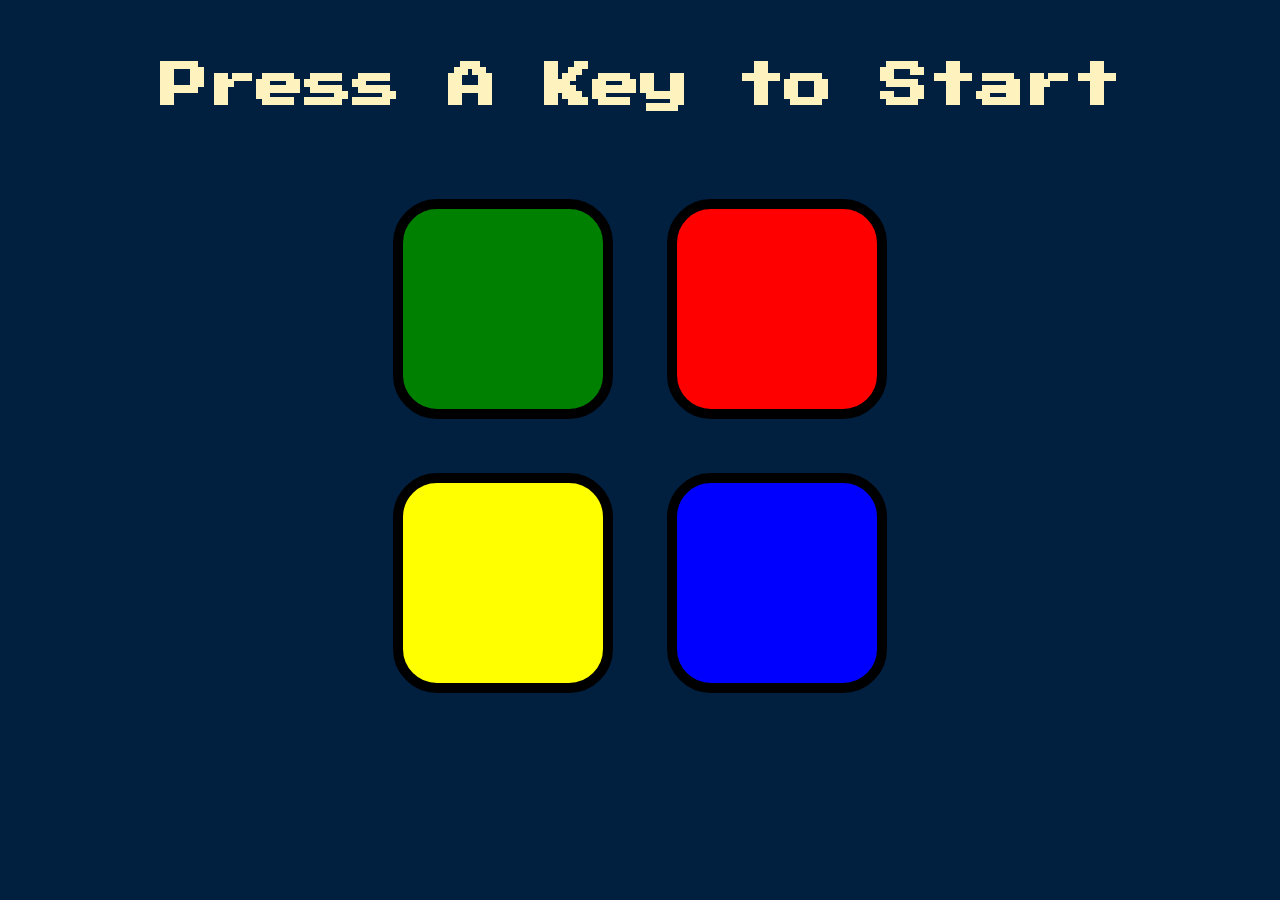
<file: Simon Game Challenge Starting Files/index.html>
<!DOCTYPE html>
<html lang="en" dir="ltr">

<head>
  <meta charset="utf-8">
  <title>Simon</title>
  <link rel="stylesheet" href="styles.css">
  <link href="https://fonts.googleapis.com/css?family=Press+Start+2P" rel="stylesheet">
</head>

<body>
  <h1 id="level-title">Press A Key to Start</h1>
  <div class="container">
    <div class="row">

      <div type="button" id="green" class="btn green">

      </div>

      <div type="button" id="red" class="btn red">

      </div>
    </div>

    <div class="row">

      <div type="button" id="yellow" class="btn yellow">

      </div>
      <div type="button" id="blue" class="btn blue">

      </div>

    </div>

  </div>
<script src="https://ajax.googleapis.com/ajax/libs/jquery/3.7.1/jquery.min.js"></script>
<script src = game.js></script>

</body>

</html>
</file>
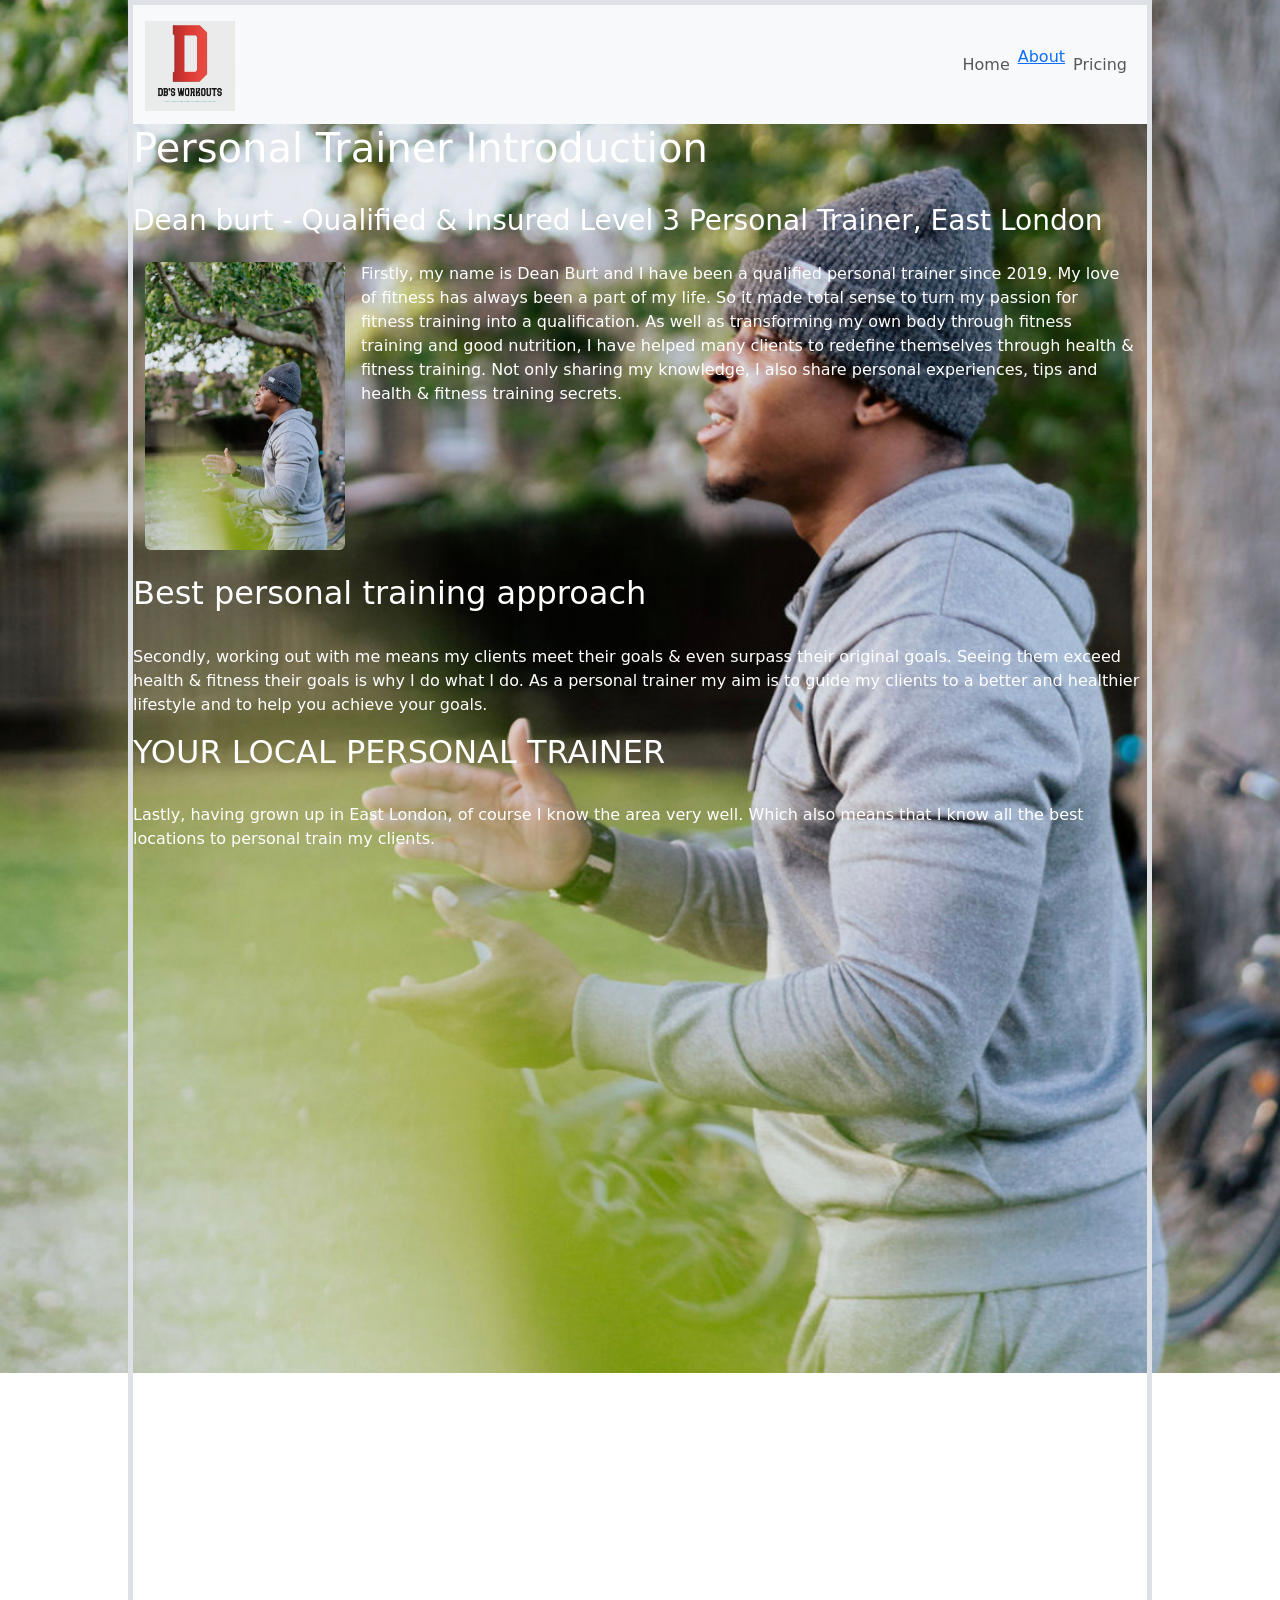
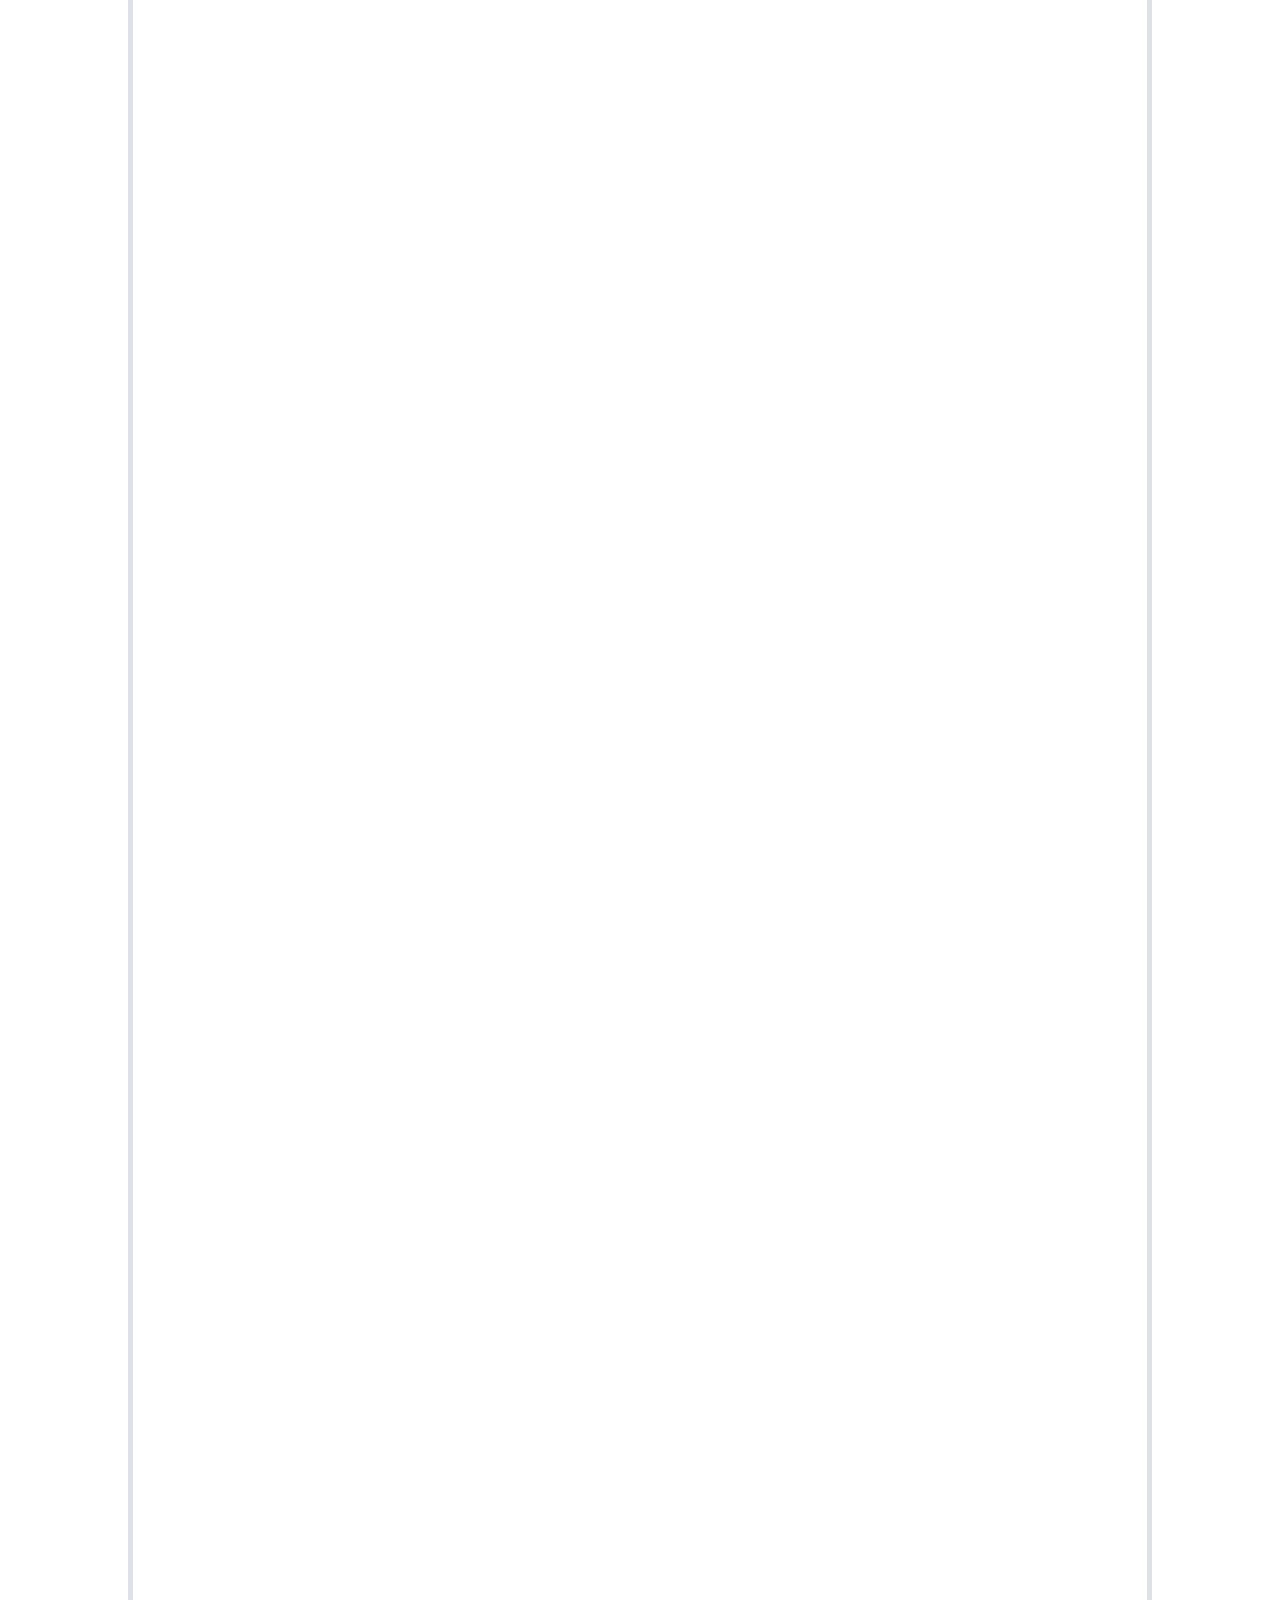
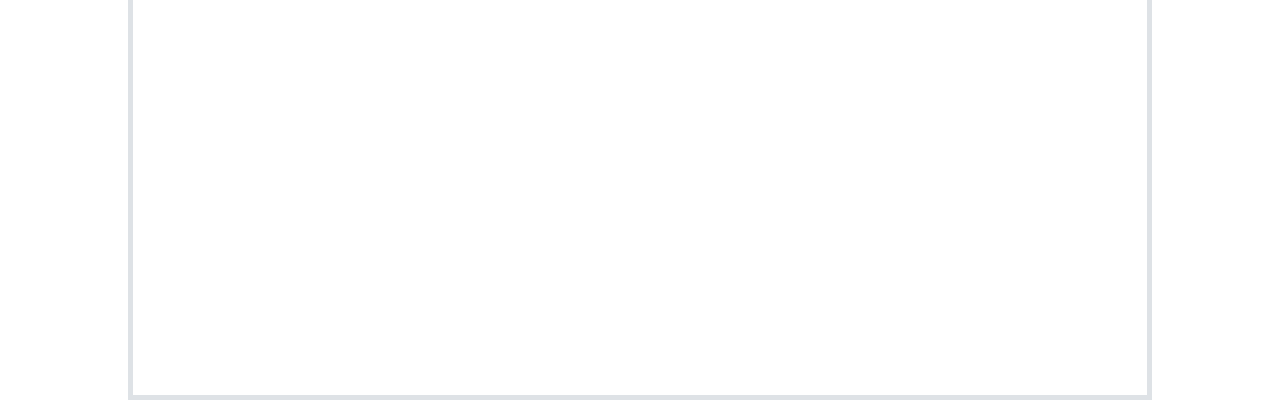
<file: 11.3 TinDog Project/about me.html>
<!DOCTYPE html>
<html lang="en">

<head>
  <meta charset="UTF-8">
  <meta name="viewport" content="width=device-width, initial-scale=1.0">
  <title>TinDog</title>
  <link href="https://cdn.jsdelivr.net/npm/bootstrap@5.3.3/dist/css/bootstrap.min.css" rel="stylesheet" integrity="sha384-QWTKZyjpPEjISv5WaRU9OFeRpok6YctnYmDr5pNlyT2bRjXh0JMhjY6hW+ALEwIH" crossorigin="anonymous">



</head> 
<body>
<section>

    <nav class="navbar navbar-expand-lg navbar-light bg-light">
        <div class="container">
          <!-- Logo -->
          <a class="navbar-brand" href="#">
              <img src="../11.3 TinDog Project/images/IMG_20200927_114208_549.jpg" alt="Logo" width="90" height="90" class="d-inline-block align-text-top">
              
          </a>
          <!-- Navbar Toggler -->
          <button class="navbar-toggler" type="button" data-bs-toggle="collapse" data-bs-target="#navbarNav">
              <span class="navbar-toggler-icon"></span>
          </button>
          <!-- Navbar Links -->
          <div class="collapse navbar-collapse" id="navbarNav">
              <ul class="navbar-nav ms-auto">
                  <li class="nav-item">
                      <a class="nav-link" href="../11.3 TinDog Project/index.html">Home</a>
                  </li>
                  <li class="nav-item">
                      <a class="nav-item" href="../11.3 TinDog Project/about me.html">About</a>
                  </li>
                  <li class="nav-item">
                      <a class="nav-link" href="../11.3 TinDog Project/pricing.html">Pricing</a>
                  </li>
                  
              </ul>
          </div>
      </div>
    </nav>
    
    
      
    <body class="border border-5"></body>

<h1>Personal Trainer Introduction</h1><br>

<h3>Dean burt - Qualified & Insured Level 3 Personal Trainer, East London</h3>


<div class="container mt-4">
    <img src="../11.3 TinDog Project/images/IMG_8033.jpg" class="float-start me-3 rounded" alt="Example Image" width="200">

    <p>
        Firstly, my name is Dean Burt and I have been a qualified personal trainer since 2019. My love of fitness has always been a part of my life. So it made total sense to turn my passion for fitness training  into a qualification.  As well as transforming my own body through fitness training and good nutrition, I have helped many clients to redefine themselves through health & fitness training.  Not only sharing my knowledge, I also share personal experiences, tips and health & fitness training secrets.
    </p>

    
</div> 
 
  <div class="clearfix"></div>

    <br>

<h2>Best personal training approach</h2><br>

<p>Secondly, working out with me means my clients meet their goals & even surpass their original goals. Seeing them exceed health & fitness their goals is why I do what I do. As a personal trainer my aim is to guide my clients to a better and healthier lifestyle and to help you achieve your goals.</p>

<h2>YOUR LOCAL PERSONAL TRAINER</h2><br>
<p>Lastly, having grown up in East London, of course I know the area very well. Which also means that I know all the best locations to personal train my clients.</p>




<style>
    body {color: white;
    background-image: url('../11.3 TinDog Project/images/IMG_8033.jpg'); /* Replace with your image URL */
    background-size: cover; /* Cover the entire page */
    background-position: center; /* Center the background */
    background-repeat: no-repeat; /* Prevent repeating */
    background-attachment: fixed;
    height: 400vh; /* Full height */
}
body{margin-left: 10%;margin-right:10% ;}
</style>
</section>
<script src="https://cdn.jsdelivr.net/npm/@popperjs/core@2.11.8/dist/umd/popper.min.js" integrity="sha384-I7E8VVD/ismYTF4hNIPjVp/Zjvgyol6VFvRkX/vR+Vc4jQkC+hVqc2pM8ODewa9r" crossorigin="anonymous"></script>
<script src="https://cdn.jsdelivr.net/npm/bootstrap@5.3.3/dist/js/bootstrap.min.js" integrity="sha384-0pUGZvbkm6XF6gxjEnlmuGrJXVbNuzT9qBBavbLwCsOGabYfZo0T0to5eqruptLy" crossorigin="anonymous"></script>
</body>

</html>
</file>
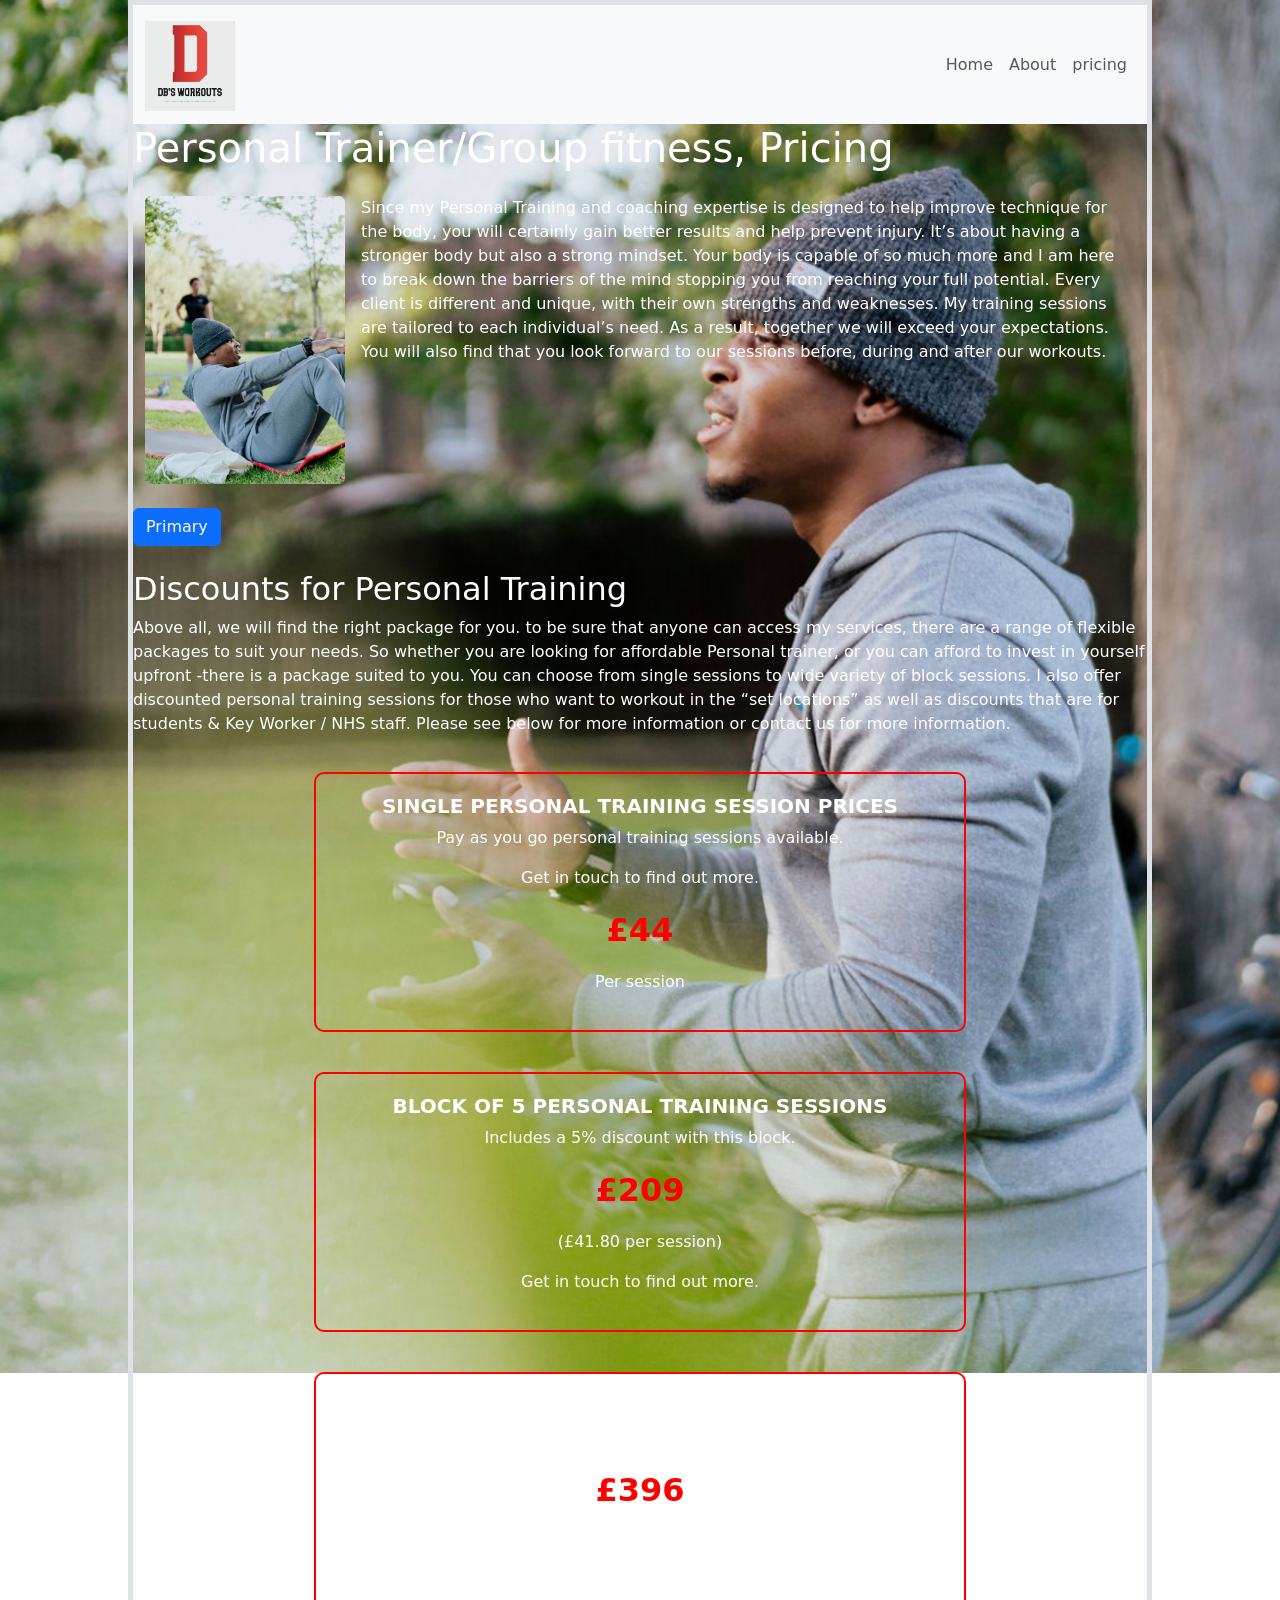
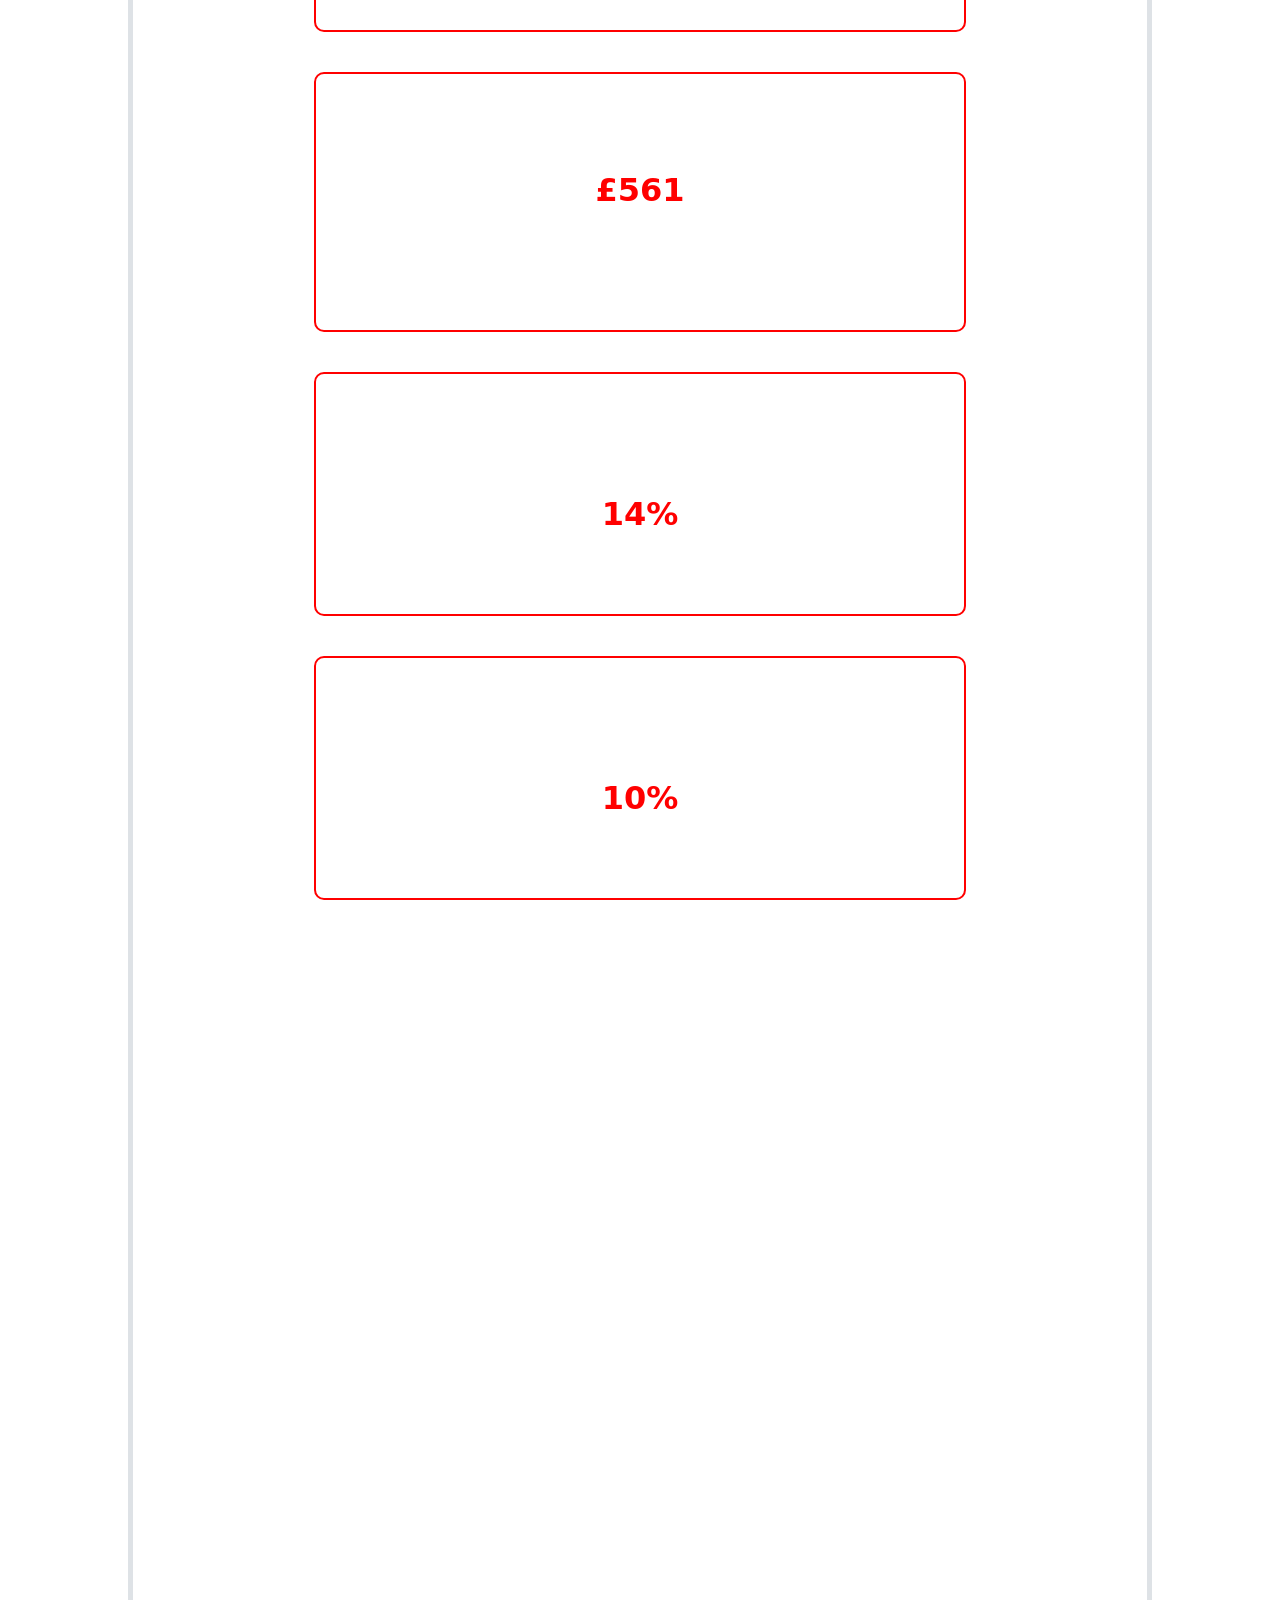
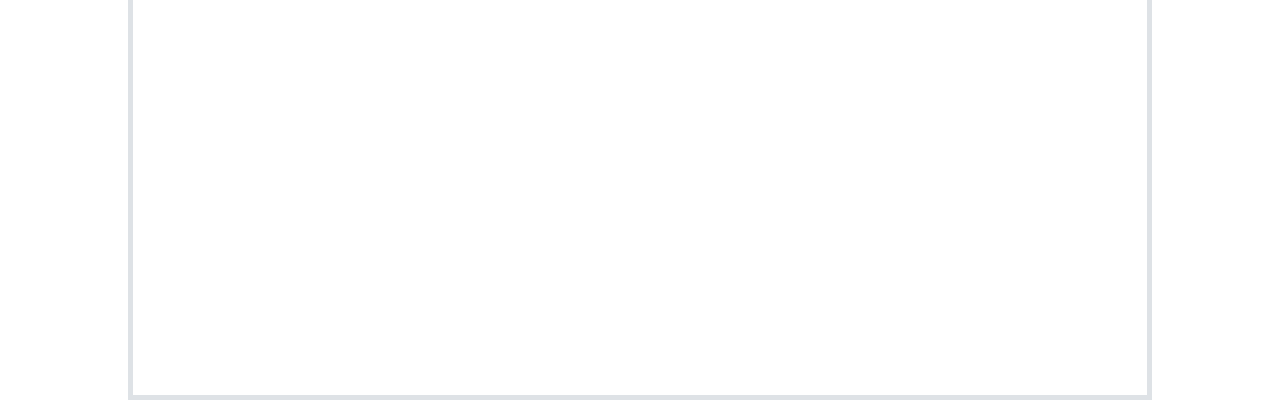
<file: 11.3 TinDog Project/pricing.html>
<!DOCTYPE html>
<html lang="en">

<head>
  <meta charset="UTF-8">
  <meta name="viewport" content="width=device-width, initial-scale=1.0">
  <title>TinDog</title>
  <link href="https://cdn.jsdelivr.net/npm/bootstrap@5.3.3/dist/css/bootstrap.min.css" rel="stylesheet" integrity="sha384-QWTKZyjpPEjISv5WaRU9OFeRpok6YctnYmDr5pNlyT2bRjXh0JMhjY6hW+ALEwIH" crossorigin="anonymous">



</head> 
<body>
<section>

    <nav class="navbar navbar-expand-lg navbar-light bg-light">
        <div class="container">
          <!-- Logo -->
          <a class="navbar-brand" href="#">
              <img src="../11.3 TinDog Project/images/IMG_20200927_114208_549.jpg" alt="Logo" width="90" height="90" class="d-inline-block align-text-top">
              
          </a>
          <!-- Navbar Toggler -->
          <button class="navbar-toggler" type="button" data-bs-toggle="collapse" data-bs-target="#navbarNav">
              <span class="navbar-toggler-icon"></span>
          </button>
          <!-- Navbar Links -->
          <div class="collapse navbar-collapse" id="navbarNav">
              <ul class="navbar-nav ms-auto">
                  <li class="nav-item">
                      <a class="nav-link" href="../11.3 TinDog Project/index.html">Home</a>
                  </li>
                  <li class="nav-item">
                      <a class="nav-link" href="../11.3 TinDog Project/about me.html">About</a>
                  </li>
                  <li class="nav-item">
                      <a class="nav-link" href="../11.3 TinDog Project/pricing.html">pricing</a>
                  </li>
                 
              </ul>
          </div>
      </div>
    </nav>
    
    
      
   
    <h1>Personal Trainer/Group fitness, Pricing</h1>

    <div class="container mt-4">
        <img src="../11.3 TinDog Project/images/IMG_8035.jpg" class="float-start me-3 rounded" alt="Example Image" width="200">
  
        <p>
          Since my Personal Training and coaching expertise is designed to help improve technique for the body, you  will certainly gain better results and help prevent injury. It’s about having a stronger body but also a strong mindset. Your body is capable of so much more and I am here to break down the barriers of the mind stopping you from reaching your full potential. Every client is different and unique, with their own strengths and weaknesses. My training sessions are tailored to each individual’s need. As a result, together we will exceed your expectations. You will also find that you look forward to our sessions before, during and after our workouts.
        </p>
  
        <body class="border border-5"></body>
    
      </div> 
      <div class="clearfix">

      </div>

      <div class="clearfix">
        
        <br>

      <button type="button" class="btn btn-primary">Primary</button><br>
 
    <br>
    
      <h2>Discounts for Personal Training</h2>
      <p>
    Above all, we will find the right package for you. to be sure that anyone can access my services, there are a range of flexible packages to suit your needs. So whether you are looking for affordable Personal trainer, or you can afford to invest in yourself upfront -there is a package suited to you. You can choose from single sessions to wide variety of block sessions. I also offer discounted personal training sessions for those who want to workout in the “set locations” as well as discounts that are for students & Key Worker / NHS staff. Please see below for more information or contact us for more information. </p>
    <div class="container">
        <div class="row justify-content-center">
            <div class="col-md-8">
                <div class="custom-card">
                    <h5 class="text-uppercase fw-bold">single personal training session prices</h5>
                    <p>Pay as you go personal training sessions available.</p>
                    <p>Get in touch to find out more.</p>
                    <p class="discount-text">£44</p>
                    <p>Per session</p>
                </div>
            </div>
        </div>
    </div>


    <div class="container">
        <div class="row justify-content-center">
            <div class="col-md-8">
                <div class="custom-card">
                    <h5 class="text-uppercase fw-bold">BLOCK OF 5 PERSONAL TRAINING SESSIONS</h5>
                    <p>Includes a 5% discount with this block.</p>
                    <p class="discount-text">£209</p>
                    <p>(£41.80 per session)</p>
                    <p>Get in touch to find out more.</p>
                
                    
                    
                
                </div>
            </div>
        </div>
    </div>


    <div class="container">
        <div class="row justify-content-center">
            <div class="col-md-8">
                <div class="custom-card">
                    <h5 class="text-uppercase fw-bold">BLOCK OF 10 PERSONAL TRAINING SESSIONS</h5>
                    <p>Includes a 10% discount with this block.</p>
                    <p class="discount-text">£396</p>
                    <p>(£39.60 per session)</p>
                    <p>Get in touch to find out more.</p>
                
                    
                    
                
                </div>
            </div>
        </div>
    </div>


    <div class="container">
        <div class="row justify-content-center">
            <div class="col-md-8">
                <div class="custom-card">
                    <h5 class="text-uppercase fw-bold">BLOCK OF 15 PERSONAL TRAINING SESSIONS</h5>
                    <p>Includes a 15% discount with this block.</p>
                    <p class="discount-text">£561</p>
                    <p>(£37.40 per session)</p>
                    <p>Get in touch to find out more.</p>
                
                    
                    
                
                </div>
            </div>
        </div>
    </div>


    <div class="container">
        <div class="row justify-content-center">
            <div class="col-md-8">
                <div class="custom-card">
                    <h5 class="text-uppercase fw-bold">Key Worker / NHS Worker Block Personal Training Sessions</h5>
                    <p>Includes an additional discount with all blocks.</p>
                    <p class="discount-text">14%</p>
                    <p>Per session - Get in touch to find out more.</p>
                </div>
            </div>
        </div>
    </div>


    <div class="container">
        <div class="row justify-content-center">
            <div class="col-md-8">
                <div class="custom-card">
                    <h5 class="text-uppercase fw-bold">PERSONAL TRAINING STUDENT DISCOUNT

                    </h5>
                    <p>Includes an additional discount on a block of 10 and block of 15 for all students.</p>
                    <p class="discount-text">10%</p>
                    <p>Per session - Get in touch to find out more.</p>
                </div>
            </div>
        </div>
    </div>
    
<style>
body {color: white;
    background-image: url('../11.3 TinDog Project/images/IMG_8033.jpg'); /* Replace with your image URL */
    background-size: cover; /* Cover the entire page */
    background-position: center; /* Center the background */
    background-repeat: no-repeat; /* Prevent repeating */
    background-attachment: fixed;
    height: 400vh; /* Full height */
}

body{margin-left: 10%;margin-right: 10%;}
.custom-card {
            border: 2px solid red;
            padding: 20px;
            text-align: center;
            border-radius: 10px;
            margin: 20px 0;
        }
        .discount-text {
            font-size: 2rem;
            font-weight: bold;
            color: red;
        }


</style>
</section>
<script src="https://cdn.jsdelivr.net/npm/@popperjs/core@2.11.8/dist/umd/popper.min.js" integrity="sha384-I7E8VVD/ismYTF4hNIPjVp/Zjvgyol6VFvRkX/vR+Vc4jQkC+hVqc2pM8ODewa9r" crossorigin="anonymous"></script>
<script src="https://cdn.jsdelivr.net/npm/bootstrap@5.3.3/dist/js/bootstrap.min.js" integrity="sha384-0pUGZvbkm6XF6gxjEnlmuGrJXVbNuzT9qBBavbLwCsOGabYfZo0T0to5eqruptLy" crossorigin="anonymous"></script>
</body>

</html>
</file>
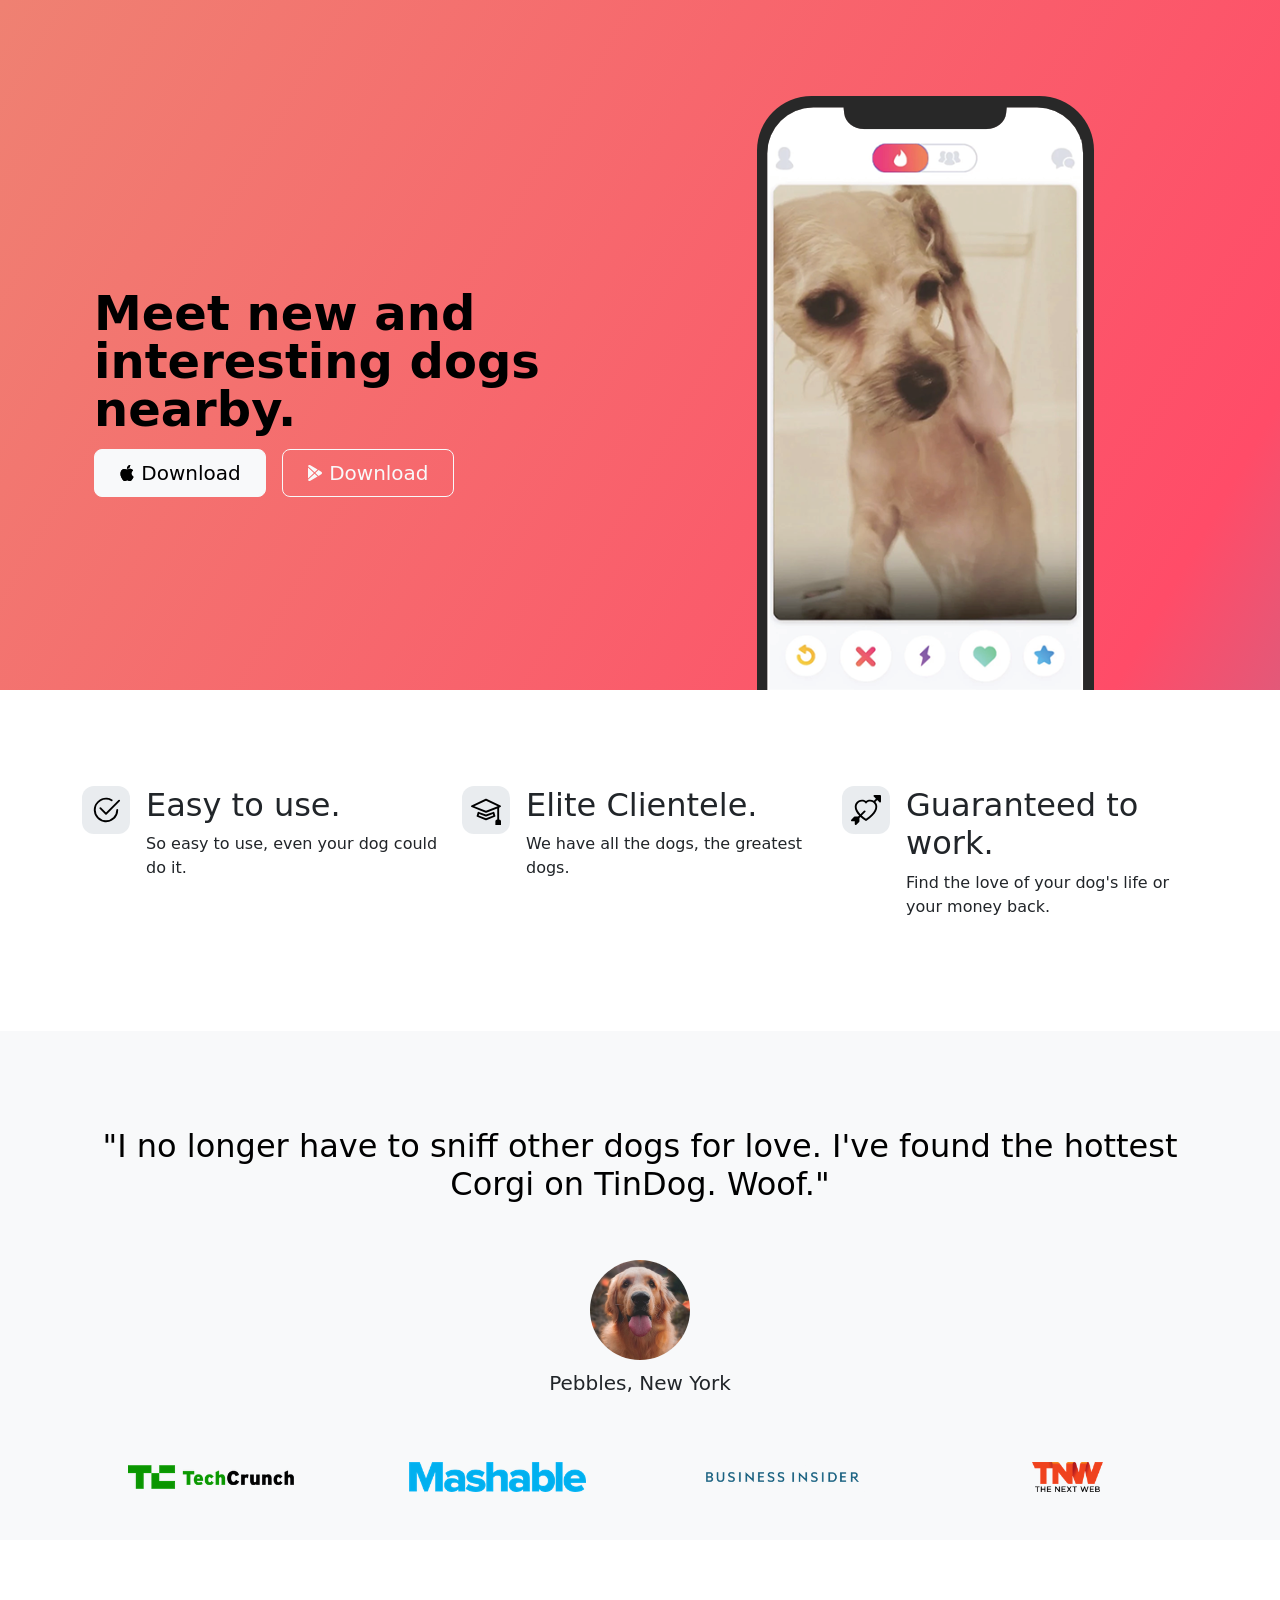
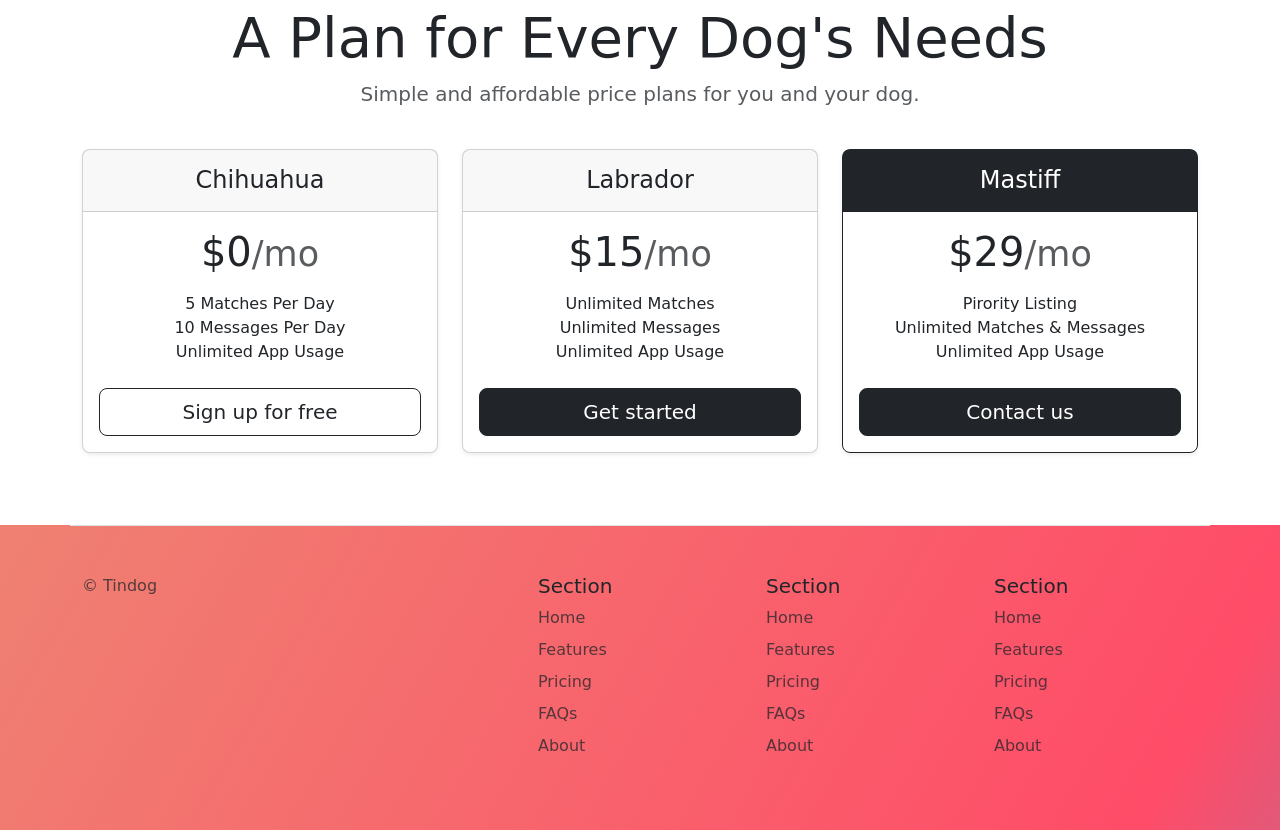
<file: 11.3 TinDog Project/solution.html>
<!DOCTYPE html>
<html lang="en">

<head>
  <meta charset="UTF-8">
  <meta name="viewport" content="width=device-width, initial-scale=1.0">
  <title>TinDog</title>
  <link href="https://cdn.jsdelivr.net/npm/bootstrap@5.3.0-alpha3/dist/css/bootstrap.min.css" rel="stylesheet"
    integrity="sha384-KK94CHFLLe+nY2dmCWGMq91rCGa5gtU4mk92HdvYe+M/SXH301p5ILy+dN9+nJOZ" crossorigin="anonymous">
  <link rel="stylesheet" href="./css/solution.css">
</head>

<body>


  <!-- Title -->
  <section id="title" class="gradient-background">

    <div class="container col-xxl-8 px-4 pt-5">
      <div class="row flex-lg-row-reverse align-items-center g-5 pt-5">
        <div class="col-10 col-sm-8 col-lg-6">
          <img src="./images/iphone.png" class="d-block mx-lg-auto img-fluid" alt="Bootstrap Themes" height="200"
            loading="lazy">
        </div>
        <div class="col-lg-6">
          <h1 class="display-5 fw-bold text-body-emphasis lh-1 mb-3">Meet new and interesting dogs nearby.</h1>

          <div class="d-grid gap-2 d-md-flex justify-content-md-start">
            <button type="button" class="btn btn-light btn-lg px-4 me-md-2"><svg xmlns="http://www.w3.org/2000/svg"
                width="16" height="16" fill="currentColor" class="bi bi-apple mb-1" viewBox="0 0 16 16">
                <path
                  d="M11.182.008C11.148-.03 9.923.023 8.857 1.18c-1.066 1.156-.902 2.482-.878 2.516.024.034 1.52.087 2.475-1.258.955-1.345.762-2.391.728-2.43Zm3.314 11.733c-.048-.096-2.325-1.234-2.113-3.422.212-2.189 1.675-2.789 1.698-2.854.023-.065-.597-.79-1.254-1.157a3.692 3.692 0 0 0-1.563-.434c-.108-.003-.483-.095-1.254.116-.508.139-1.653.589-1.968.607-.316.018-1.256-.522-2.267-.665-.647-.125-1.333.131-1.824.328-.49.196-1.422.754-2.074 2.237-.652 1.482-.311 3.83-.067 4.56.244.729.625 1.924 1.273 2.796.576.984 1.34 1.667 1.659 1.899.319.232 1.219.386 1.843.067.502-.308 1.408-.485 1.766-.472.357.013 1.061.154 1.782.539.571.197 1.111.115 1.652-.105.541-.221 1.324-1.059 2.238-2.758.347-.79.505-1.217.473-1.282Z" />
                <path
                  d="M11.182.008C11.148-.03 9.923.023 8.857 1.18c-1.066 1.156-.902 2.482-.878 2.516.024.034 1.52.087 2.475-1.258.955-1.345.762-2.391.728-2.43Zm3.314 11.733c-.048-.096-2.325-1.234-2.113-3.422.212-2.189 1.675-2.789 1.698-2.854.023-.065-.597-.79-1.254-1.157a3.692 3.692 0 0 0-1.563-.434c-.108-.003-.483-.095-1.254.116-.508.139-1.653.589-1.968.607-.316.018-1.256-.522-2.267-.665-.647-.125-1.333.131-1.824.328-.49.196-1.422.754-2.074 2.237-.652 1.482-.311 3.83-.067 4.56.244.729.625 1.924 1.273 2.796.576.984 1.34 1.667 1.659 1.899.319.232 1.219.386 1.843.067.502-.308 1.408-.485 1.766-.472.357.013 1.061.154 1.782.539.571.197 1.111.115 1.652-.105.541-.221 1.324-1.059 2.238-2.758.347-.79.505-1.217.473-1.282Z" />
              </svg> Download</button>
            <button type="button" class="btn btn-outline-light btn-lg px-4"><svg xmlns="http://www.w3.org/2000/svg"
                width="16" height="16" fill="currentColor" class="bi bi-google-play mb-1" viewBox="0 0 16 16">
                <path
                  d="M14.222 9.374c1.037-.61 1.037-2.137 0-2.748L11.528 5.04 8.32 8l3.207 2.96 2.694-1.586Zm-3.595 2.116L7.583 8.68 1.03 14.73c.201 1.029 1.36 1.61 2.303 1.055l7.294-4.295ZM1 13.396V2.603L6.846 8 1 13.396ZM1.03 1.27l6.553 6.05 3.044-2.81L3.333.215C2.39-.341 1.231.24 1.03 1.27Z" />
              </svg> Download</button>
          </div>
        </div>
      </div>
    </div>
  </section>
  <!-- Features -->
  <section id="features">
    <div class="container mt-5">
      <div class="row g-4 py-5 row-cols-1 row-cols-lg-3">
        <div class="col d-flex align-items-start">
          <div
            class="icon-square text-body-emphasis bg-body-secondary d-inline-flex align-items-center justify-content-center fs-4 flex-shrink-0 me-3">
            <svg xmlns="http://www.w3.org/2000/svg" height="30" fill="currentColor" class="bi bi-check2-circle"
              viewBox="0 0 16 16">
              <path
                d="M2.5 8a5.5 5.5 0 0 1 8.25-4.764.5.5 0 0 0 .5-.866A6.5 6.5 0 1 0 14.5 8a.5.5 0 0 0-1 0 5.5 5.5 0 1 1-11 0z" />
              <path
                d="M15.354 3.354a.5.5 0 0 0-.708-.708L8 9.293 5.354 6.646a.5.5 0 1 0-.708.708l3 3a.5.5 0 0 0 .708 0l7-7z" />
            </svg>
          </div>
          <div>
            <h3 class="fs-2">Easy to use.</h3>
            <p>So easy to use, even your dog could do it.</p>

          </div>
        </div>
        <div class="col d-flex align-items-start">
          <div
            class="icon-square text-body-emphasis bg-body-secondary d-inline-flex align-items-center justify-content-center fs-4 flex-shrink-0 me-3">
            <svg xmlns="http://www.w3.org/2000/svg" height="30" fill="currentColor" class="bi bi-mortarboard"
              viewBox="0 0 16 16">
              <path
                d="M8.211 2.047a.5.5 0 0 0-.422 0l-7.5 3.5a.5.5 0 0 0 .025.917l7.5 3a.5.5 0 0 0 .372 0L14 7.14V13a1 1 0 0 0-1 1v2h3v-2a1 1 0 0 0-1-1V6.739l.686-.275a.5.5 0 0 0 .025-.917l-7.5-3.5ZM8 8.46 1.758 5.965 8 3.052l6.242 2.913L8 8.46Z" />
              <path
                d="M4.176 9.032a.5.5 0 0 0-.656.327l-.5 1.7a.5.5 0 0 0 .294.605l4.5 1.8a.5.5 0 0 0 .372 0l4.5-1.8a.5.5 0 0 0 .294-.605l-.5-1.7a.5.5 0 0 0-.656-.327L8 10.466 4.176 9.032Zm-.068 1.873.22-.748 3.496 1.311a.5.5 0 0 0 .352 0l3.496-1.311.22.748L8 12.46l-3.892-1.556Z" />
            </svg>
          </div>
          <div>
            <h3 class="fs-2">Elite Clientele.</h3>
            <p>We have all the dogs, the greatest dogs.</p>

          </div>
        </div>
        <div class="col d-flex align-items-start">
          <div
            class="icon-square text-body-emphasis bg-body-secondary d-inline-flex align-items-center justify-content-center fs-4 flex-shrink-0 me-3">
            <svg xmlns="http://www.w3.org/2000/svg" height="30" fill="currentColor" class="bi bi-arrow-through-heart"
              viewBox="0 0 16 16">
              <path fill-rule="evenodd"
                d="M2.854 15.854A.5.5 0 0 1 2 15.5V14H.5a.5.5 0 0 1-.354-.854l1.5-1.5A.5.5 0 0 1 2 11.5h1.793l.53-.53c-.771-.802-1.328-1.58-1.704-2.32-.798-1.575-.775-2.996-.213-4.092C3.426 2.565 6.18 1.809 8 3.233c1.25-.98 2.944-.928 4.212-.152L13.292 2 12.147.854A.5.5 0 0 1 12.5 0h3a.5.5 0 0 1 .5.5v3a.5.5 0 0 1-.854.354L14 2.707l-1.006 1.006c.236.248.44.531.6.845.562 1.096.585 2.517-.213 4.092-.793 1.563-2.395 3.288-5.105 5.08L8 13.912l-.276-.182a21.86 21.86 0 0 1-2.685-2.062l-.539.54V14a.5.5 0 0 1-.146.354l-1.5 1.5Zm2.893-4.894A20.419 20.419 0 0 0 8 12.71c2.456-1.666 3.827-3.207 4.489-4.512.679-1.34.607-2.42.215-3.185-.817-1.595-3.087-2.054-4.346-.761L8 4.62l-.358-.368c-1.259-1.293-3.53-.834-4.346.761-.392.766-.464 1.845.215 3.185.323.636.815 1.33 1.519 2.065l1.866-1.867a.5.5 0 1 1 .708.708L5.747 10.96Z" />
            </svg>
          </div>
          <div>
            <h3 class="fs-2">Guaranteed to work.</h3>
            <p>Find the love of your dog's life or your money back.</p>

          </div>
        </div>
      </div>
    </div>
  </section>
  <!-- Testimonial -->
  <section id="testimonial">
    <div class="my-5">
      <div class="p-5 text-center bg-body-tertiary">
        <div class="container py-5">
          <h2 class="text-body-emphasis">"I no longer have to sniff other dogs for love. I've found the hottest Corgi on
            TinDog. Woof."</h2>
          <img class="profile-img mt-5" src="./images/dog-img.jpg" alt="dog image">
          <p class="col-lg-8 mx-auto lead mt-2">
            Pebbles, New York
          </p>
        </div>

        <div class="container">
          <div class="row">
            <div class="col-lg-3 col-sm-12">
              <img src="./images/techcrunch.png" alt="techcrunch" height="30">
            </div>
            <div class="col-lg-3 col-sm-12">
              <img src="./images/mashable.png" alt="mashable" height="30">
            </div>
            <div class="col-lg-3 col-sm-12">
              <img src="./images/bizinsider.png" alt="bizinsider" height="30">
            </div>
            <div class="col-lg-3 col-sm-12">
              <img src="./images/tnw.png" alt="tnw" height="30">
            </div>
          </div>
        </div>
      </div>
    </div>
  </section>
  <!-- Pricing -->
  <section id="pricing">
    <div class="container">
      <div class="pricing-header p-3 pb-md-4 mx-auto text-center">
        <h2 class="display-4 fw-normal">A Plan for Every Dog's Needs</h2>
        <p class="fs-5 text-body-secondary">Simple and affordable price plans for you and your dog.
      </div>
      <div class="row row-cols-1 row-cols-md-3 mb-3 text-center">
        <div class="col">
          <div class="card mb-4 rounded-3 shadow-sm">
            <div class="card-header py-3">
              <h4 class="my-0 fw-normal">Chihuahua</h4>
            </div>
            <div class="card-body">
              <h1 class="card-title pricing-card-title">$0<small class="text-body-secondary fw-light">/mo</small></h1>
              <ul class="list-unstyled mt-3 mb-4">
                <li>5 Matches Per Day</li>
                <li>10 Messages Per Day</li>
                <li>Unlimited App Usage</li>
              </ul>
              <button type="button" class="w-100 btn btn-lg btn-outline-dark">Sign up for free</button>
            </div>
          </div>
        </div>
        <div class="col">
          <div class="card mb-4 rounded-3 shadow-sm">
            <div class="card-header py-3">
              <h4 class="my-0 fw-normal">Labrador</h4>
            </div>
            <div class="card-body">
              <h1 class="card-title pricing-card-title">$15<small class="text-body-secondary fw-light">/mo</small></h1>
              <ul class="list-unstyled mt-3 mb-4">
                <li>Unlimited Matches</li>
                <li>Unlimited Messages</li>
                <li>Unlimited App Usage</li>
              </ul>
              <button type="button" class="w-100 btn btn-lg btn-dark">Get started</button>
            </div>
          </div>
        </div>
        <div class="col">
          <div class="card mb-4 rounded-3 shadow-sm border-dark">
            <div class="card-header py-3 text-bg-dark border-dark">
              <h4 class="my-0 fw-normal">Mastiff</h4>
            </div>
            <div class="card-body">
              <h1 class="card-title pricing-card-title">$29<small class="text-body-secondary fw-light">/mo</small></h1>
              <ul class="list-unstyled mt-3 mb-4">
                <li>Pirority Listing</li>
                <li>Unlimited Matches & Messages</li>
                <li>Unlimited App Usage</li>
              </ul>
              <button type="button" class="w-100 btn btn-lg btn-dark">Contact us</button>
            </div>
          </div>
        </div>
      </div>
    </div>
  </section>
  <!-- Footer -->
  <section id="contact" class="gradient-background">
    <div class="container ">
      <footer class="row row-cols-1 row-cols-sm-2 row-cols-md-5 py-5 mt-5 border-top">
        <div class="col mb-3">

          <p class="text-body-secondary">© Tindog</p>
        </div>

        <div class="col mb-3">

        </div>

        <div class="col mb-3">
          <h5>Section</h5>
          <ul class="nav flex-column">
            <li class="nav-item mb-2"><a href="#" class="nav-link p-0 text-body-secondary">Home</a></li>
            <li class="nav-item mb-2"><a href="#" class="nav-link p-0 text-body-secondary">Features</a></li>
            <li class="nav-item mb-2"><a href="#" class="nav-link p-0 text-body-secondary">Pricing</a></li>
            <li class="nav-item mb-2"><a href="#" class="nav-link p-0 text-body-secondary">FAQs</a></li>
            <li class="nav-item mb-2"><a href="#" class="nav-link p-0 text-body-secondary">About</a></li>
          </ul>
        </div>

        <div class="col mb-3">
          <h5>Section</h5>
          <ul class="nav flex-column">
            <li class="nav-item mb-2"><a href="#" class="nav-link p-0 text-body-secondary">Home</a></li>
            <li class="nav-item mb-2"><a href="#" class="nav-link p-0 text-body-secondary">Features</a></li>
            <li class="nav-item mb-2"><a href="#" class="nav-link p-0 text-body-secondary">Pricing</a></li>
            <li class="nav-item mb-2"><a href="#" class="nav-link p-0 text-body-secondary">FAQs</a></li>
            <li class="nav-item mb-2"><a href="#" class="nav-link p-0 text-body-secondary">About</a></li>
          </ul>
        </div>

        <div class="col mb-3">
          <h5>Section</h5>
          <ul class="nav flex-column">
            <li class="nav-item mb-2"><a href="#" class="nav-link p-0 text-body-secondary">Home</a></li>
            <li class="nav-item mb-2"><a href="#" class="nav-link p-0 text-body-secondary">Features</a></li>
            <li class="nav-item mb-2"><a href="#" class="nav-link p-0 text-body-secondary">Pricing</a></li>
            <li class="nav-item mb-2"><a href="#" class="nav-link p-0 text-body-secondary">FAQs</a></li>
            <li class="nav-item mb-2"><a href="#" class="nav-link p-0 text-body-secondary">About</a></li>
          </ul>
        </div>
      </footer>
    </div>
  </section>
</body>

</html>
</file>
<file: Simon Game Challenge Starting Files/styles.css>
body {
  text-align: center;
  background-color: #011F3F;
}

#level-title {
  font-family: 'Press Start 2P', cursive;
  font-size: 3rem;
  margin:  5%;
  color: #FEF2BF;
}

.container {
  display: block;
  width: 50%;
  margin: auto;

}

.btn {
  margin: 25px;
  display: inline-block;
  height: 200px;
  width: 200px;
  border: 10px solid black;
  border-radius: 20%;
}

.game-over {
  background-color: red;
  opacity: 0.8;
}

.red {
  background-color: red;
}

.green {
  background-color: green;
}

.blue {
  background-color: blue;
}

.yellow {
  background-color: yellow;
}

.pressed {
  box-shadow: 0 0 20px white;
  background-color: grey;
}
</file>
<file: 11.3 TinDog Project/css/solution.css>
.gradient-background {
  background: linear-gradient(300deg, #00bfff, #ff4c68, #ef8172);
  background-size: 180% 180%;
  animation: gradient-animation 18s ease infinite;
}

@keyframes gradient-animation {
  0% {
    background-position: 0% 50%;
  }
  50% {
    background-position: 100% 50%;
  }
  100% {
    background-position: 0% 50%;
  }
}

.icon-square {
  width: 3rem;
  height: 3rem;
  border-radius: 0.75rem;
}

.profile-img {
  border-radius: 50%;
  height: 100px;
}
</file>
